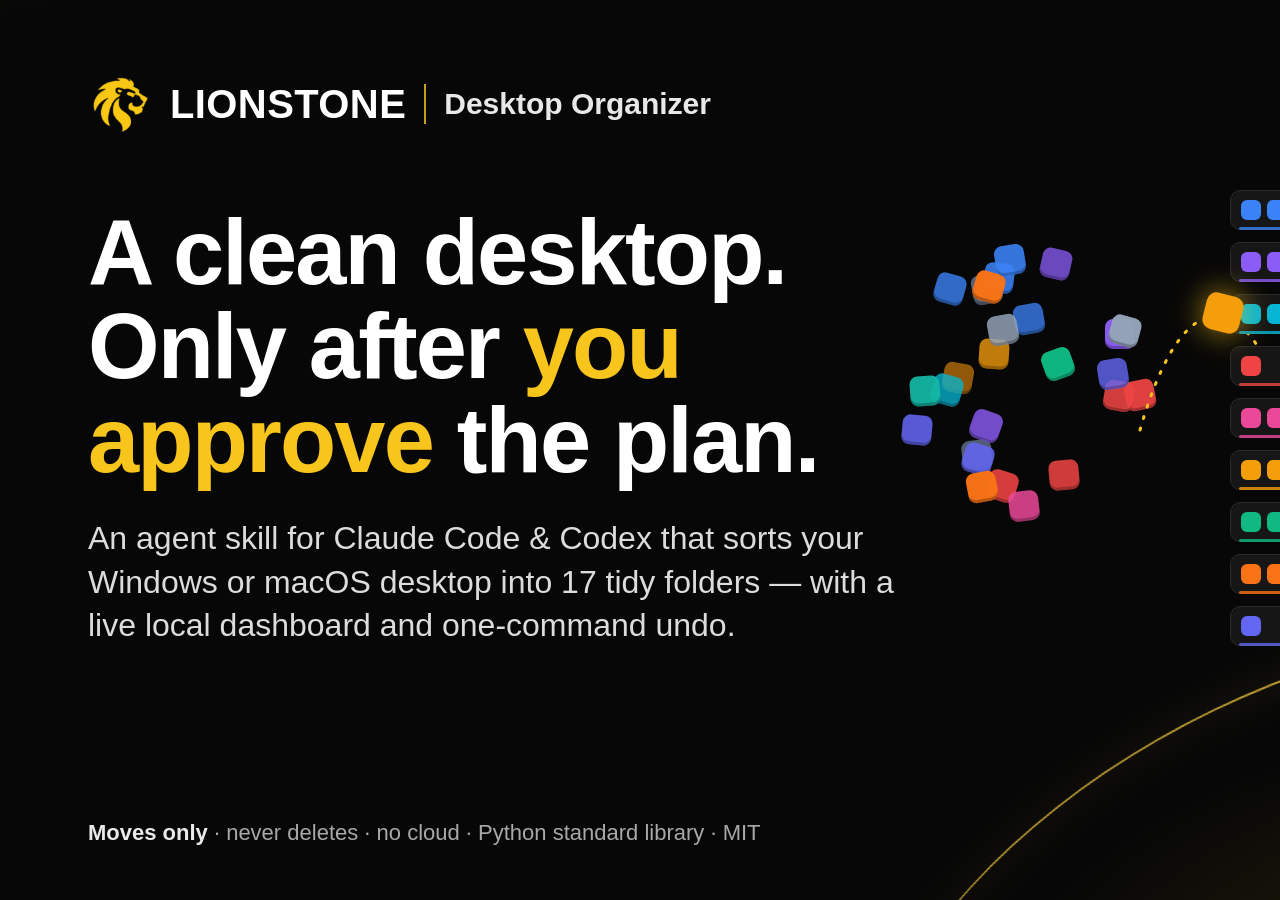
<file: docs/promo/src/promo.html>
<!doctype html>
<html lang="en">
<head>
<meta charset="utf-8">
<title>Desktop Organizer by Lionstone — promo</title>
<style>
  :root {
    --bg: #070707; --ink: #ffffff; --muted: #b9b9b9; --gold: #f8c51c; --gold2: #ffd84d;
    --card: #121212; --line: #262626;
  }
  * { box-sizing: border-box; margin: 0; }
  html, body { background: var(--bg); }
  body { font-family: "Segoe UI Variable Display", "Segoe UI", "SF Pro Display", -apple-system, "Helvetica Neue", Arial, sans-serif; color: var(--ink); }
  .slide { position: relative; width: 1600px; height: 900px; overflow: hidden; padding: 72px 88px; display: none; background: var(--bg); }
  .slide.on { display: block; }
  .slide.social { width: 1280px; height: 640px; padding: 56px 68px; }
  .glow::before {
    content: ""; position: absolute; inset: 0; pointer-events: none;
    background:
      radial-gradient(1200px 520px at 108% 112%, rgba(248, 197, 28, .20), transparent 60%),
      radial-gradient(700px 300px at -10% -20%, rgba(248, 197, 28, .07), transparent 70%);
  }
  .arc { position: absolute; right: -260px; bottom: -420px; width: 1300px; height: 900px; border-radius: 50%;
         border-top: 2px solid rgba(255, 210, 70, .75); filter: drop-shadow(0 0 14px rgba(248, 197, 28, .7)); transform: rotate(-18deg); }
  .brandrow { display: flex; align-items: center; gap: 18px; position: relative; }
  .brandrow img { width: 64px; height: 64px; }
  .brandrow .word { font-weight: 800; font-size: 40px; letter-spacing: .01em; }
  .brandrow .bar { width: 2px; height: 40px; background: var(--gold); opacity: .8; }
  .brandrow .prod { font-weight: 700; font-size: 30px; color: #e8e8e8; }
  h1 { font-weight: 800; font-size: 92px; line-height: 1.02; letter-spacing: -.02em; position: relative; }
  h1.mid { font-size: 76px; }
  .gold { color: var(--gold); }
  .sub { font-size: 32px; color: #dcdcdc; line-height: 1.35; position: relative; }
  .chips { display: flex; flex-wrap: wrap; gap: 12px; position: relative; }
  .chip { border: 1px solid #3a3a3a; border-radius: 999px; padding: 10px 20px; font-size: 22px; color: #e6e6e6; background: rgba(255,255,255,.03); }
  .chip b { color: var(--gold); font-weight: 700; }
  .rule { display: flex; align-items: center; gap: 26px; font-weight: 800; font-size: 40px; color: var(--gold); position: relative; }
  .rule::before, .rule::after { content: ""; height: 2px; width: 220px; background: linear-gradient(90deg, transparent, var(--gold)); }
  .rule::after { background: linear-gradient(90deg, var(--gold), transparent); }

  /* hero illustration */
  .scene { position: absolute; right: 70px; top: 190px; width: 640px; height: 560px; }
  .cloud { position: absolute; left: 0; top: 40px; width: 270px; height: 330px; }
  .b { position: absolute; width: 30px; height: 30px; border-radius: 8px; box-shadow: inset 0 -3px 0 rgba(0,0,0,.25); }
  .shelfcol { position: absolute; right: 0; top: 0; width: 300px; display: flex; flex-direction: column; gap: 12px; }
  .sh { height: 40px; border-radius: 10px; background: #161616; border: 1px solid #2a2a2a; display: flex; align-items: center; gap: 6px; padding: 0 10px; position: relative; }
  .sh::after { content: ""; position: absolute; left: 8px; right: 8px; bottom: -1px; height: 3px; border-radius: 3px; background: var(--c); opacity: .8; }
  .sh i { width: 20px; height: 20px; border-radius: 6px; background: var(--c); display: block; }
  .flight { position: absolute; left: 250px; top: 120px; width: 120px; height: 160px; }
  .flight svg { overflow: visible; }

  /* framed screenshot */
  .frame { position: absolute; border-radius: 22px; overflow: hidden; border: 1px solid #333;
           box-shadow: 0 0 0 6px rgba(248,197,28,.08), 0 30px 80px rgba(0,0,0,.6), 0 0 60px rgba(248,197,28,.18); background: #f6f7fb; }
  .frame img { display: block; width: 100%; }
  .label { position: absolute; font-size: 20px; font-weight: 700; color: #111; background: var(--gold); padding: 6px 14px; border-radius: 999px; }

  /* steps */
  .steps { position: relative; display: grid; grid-template-columns: repeat(5, 1fr); gap: 18px; }
  .step { background: var(--card); border: 1px solid var(--line); border-radius: 22px; padding: 26px 24px 28px; min-height: 330px; }
  .step .n { width: 46px; height: 46px; border-radius: 14px; background: var(--gold); color: #111; font-weight: 800; font-size: 24px; display: grid; place-items: center; }
  .step h3 { font-size: 30px; margin: 22px 0 12px; font-weight: 800; }
  .step p { font-size: 20px; line-height: 1.4; color: var(--muted); }
  .step code { font-family: Consolas, "SF Mono", monospace; color: var(--gold2); font-size: 18px; }
  .arrow { color: var(--gold); }

  /* safety grid */
  .grid { position: relative; display: grid; grid-template-columns: repeat(4, 1fr); gap: 16px; }
  .g { background: var(--card); border: 1px solid var(--line); border-radius: 20px; padding: 24px; min-height: 172px; }
  .g .ic { width: 40px; height: 40px; border-radius: 12px; border: 2px solid var(--gold); display: grid; place-items: center; color: var(--gold); font-weight: 800; font-size: 20px; }
  .g h4 { font-size: 23px; margin: 16px 0 6px; }
  .g p { font-size: 17px; color: var(--muted); line-height: 1.4; }

  .stack { display: flex; flex-direction: column; gap: 30px; position: relative; }
  .foot { position: absolute; left: 88px; bottom: 54px; font-size: 22px; color: #a8a8a8; }
  .foot b { color: #e9e9e9; font-weight: 600; }
</style>
</head>
<body>

<!-- 01 HERO -->
<section class="slide glow" id="hero">
  <div class="arc" style="right: -520px; bottom: -640px;"></div>
  <div class="stack" style="width: 860px">
    <div class="brandrow"><img src="lionstone-mark.png" alt=""><span class="word">LIONSTONE</span><span class="bar"></span><span class="prod">Desktop Organizer</span></div>
    <h1 style="margin-top: 40px">A clean desktop.<br>Only after <span class="gold">you</span><br><span class="gold">approve</span> the plan.</h1>
    <p class="sub">An agent skill for Claude Code &amp; Codex that sorts your Windows or macOS desktop into 17 tidy folders — with a live local dashboard and one-command undo.</p>
  </div>
  <div class="scene" id="scene"></div>
  <p class="foot"><b>Moves only</b> · never deletes · no cloud · Python standard library · MIT</p>
</section>

<!-- 02 DASHBOARD -->
<section class="slide glow" id="dashboard">
  <div class="stack" style="width: 560px">
    <div class="brandrow"><img src="lionstone-mark.png" alt=""><span class="word">LIONSTONE</span></div>
    <h1 class="mid" style="margin-top: 30px">Watch it<br>happen <span class="gold">live.</span></h1>
    <p class="sub" style="font-size: 27px">Files fly to their shelves over ~50 seconds. A box lands only after the move is <b class="gold">verified</b> on disk.</p>
    <div class="chips" style="margin-top: 6px">
      <span class="chip"><b>127.0.0.1</b> only</span>
      <span class="chip">Session key</span>
      <span class="chip">No names or paths</span>
      <span class="chip">Pause · Stop · Undo</span>
    </div>
  </div>
  <div class="frame" style="left: 650px; top: 80px; width: 900px;"><img src="../../images/dashboard-running-en.png" alt=""></div>
</section>

<!-- 03 FLOW -->
<section class="slide glow" id="flow">
  <div class="stack">
    <div class="brandrow"><img src="lionstone-mark.png" alt=""><span class="word">LIONSTONE</span><span class="bar"></span><span class="prod">How it works</span></div>
    <h1 class="mid" style="margin-top: 18px">Five steps. <span class="gold">One approval.</span></h1>
    <div class="steps" style="margin-top: 22px">
      <div class="step"><div class="n">1</div><h3>Detect</h3><p>Finds the <b>real</b> desktop — OneDrive redirects included. Asks you if anything is unclear.</p></div>
      <div class="step"><div class="n">2</div><h3>Plan</h3><p>Reads only the desktop root. 17 categories, SHA-256 duplicates, every skip explained.</p></div>
      <div class="step"><div class="n">3</div><h3>Approve</h3><p>Nothing moves until you write <code>Planı onaylıyorum</code> for that exact plan.</p></div>
      <div class="step"><div class="n">4</div><h3>Start</h3><p>You press <b>Start</b> on the local dashboard. Pause or stop at any time.</p></div>
      <div class="step"><div class="n">5</div><h3>Undo</h3><p>Every move is journaled and verified. One command puts it all back.</p></div>
    </div>
  </div>
</section>

<!-- 04 SAFETY -->
<section class="slide glow" id="safety">
  <div class="stack">
    <div class="brandrow"><img src="lionstone-mark.png" alt=""><span class="word">LIONSTONE</span><span class="bar"></span><span class="prod">Safety first</span></div>
    <h1 class="mid" style="margin-top: 18px">Moves only. <span class="gold">Never deletes.</span></h1>
    <div class="grid" style="margin-top: 22px">
      <div class="g"><div class="ic">✓</div><h4>No overwrites</h4><p>Same name in the target? It gets “ (2)”. Rename is atomic and refuses to replace.</p></div>
      <div class="g"><div class="ic">✓</div><h4>Folders untouched</h4><p>Existing folders, shortcuts, hidden and system files stay exactly where they are.</p></div>
      <div class="g"><div class="ic">✓</div><h4>Busy files skipped</h4><p>Changed in the last 15 min, still downloading, locked or cloud-only? Left alone.</p></div>
      <div class="g"><div class="ic">✓</div><h4>Same drive only</h4><p>No copy-then-delete fallback. If a safe move is impossible, the file is skipped.</p></div>
      <div class="g"><div class="ic">✓</div><h4>Plan is sealed</h4><p>Approval is bound to the plan’s SHA-256. Files that change after approval are not moved.</p></div>
      <div class="g"><div class="ic">✓</div><h4>Crash-safe journal</h4><p>Intent and result are written for every file, and reconciled after a crash.</p></div>
      <div class="g"><div class="ic">✓</div><h4>Careful undo</h4><p>Checks size, time, file id and fingerprint. An occupied spot is reported, not overwritten.</p></div>
      <div class="g"><div class="ic">✓</div><h4>Stays on your PC</h4><p>No API, no telemetry, no CDN. Nothing about your files leaves the computer.</p></div>
    </div>
  </div>
</section>

<!-- 05 BILINGUAL + RESUME -->
<section class="slide glow" id="bilingual">
  <div class="stack" style="width: 620px">
    <div class="brandrow"><img src="lionstone-mark.png" alt=""><span class="word">LIONSTONE</span></div>
    <h1 class="mid" style="margin-top: 30px">Türkçe <span class="gold">&amp;</span> English.<br>Picks up where<br>it <span class="gold">stopped.</span></h1>
    <p class="sub" style="font-size: 26px">Switch the dashboard language with one click. If a run is cut short — a crash, a closed laptop, a usage limit — reopen it and finish the same approved plan. Files already moved are never touched twice.</p>
  </div>
  <div class="frame" style="left: 760px; top: 70px; width: 700px;"><img src="../../images/dashboard-preview-tr.png" alt=""></div>
  <div class="frame" style="left: 860px; top: 400px; width: 700px;"><img src="../../images/dashboard-done-en.png" alt=""></div>
  <span class="label" style="left: 736px; top: 44px;">TR</span>
  <span class="label" style="left: 836px; top: 374px;">EN</span>
</section>

<!-- SOCIAL PREVIEW 1280x640 -->
<section class="slide social glow" id="social">
  <div class="arc" style="right: -380px; bottom: -520px;"></div>
  <div class="stack" style="gap: 22px; width: 600px">
    <div class="brandrow"><img src="lionstone-mark.png" alt="" style="width: 54px; height: 54px"><span class="word" style="font-size: 34px">LIONSTONE</span></div>
    <h1 style="font-size: 78px; margin-top: 14px">Desktop<br><span class="gold">Organizer</span></h1>
    <p class="sub" style="font-size: 25px">Tidy Windows &amp; macOS desktops with an AI agent — only after you approve the plan. Live dashboard. One-command undo.</p>
    <div class="chips"><span class="chip">Claude Code</span><span class="chip">Codex</span><span class="chip"><b>Never deletes</b></span></div>
  </div>
  <div class="scene" id="scene2" style="right: 30px; top: 110px; transform: scale(.74); transform-origin: right top;"></div>
</section>

<script>
  const COLORS = ['#3b82f6','#8b5cf6','#06b6d4','#ef4444','#ec4899','#f59e0b','#10b981','#f97316','#6366f1','#a16207','#64748b','#94a3b8','#14b8a6'];
  function scene(el) {
    let seed = 7; const r = () => (seed = (seed * 16807) % 2147483647) / 2147483647;
    const cloud = document.createElement('div'); cloud.className = 'cloud';
    for (let i = 0; i < 26; i++) {
      const b = document.createElement('div'); b.className = 'b';
      const a = r() * Math.PI * 2, d = Math.sqrt(r());
      b.style.left = `${120 + Math.cos(a) * d * 120}px`; b.style.top = `${150 + Math.sin(a) * d * 145}px`;
      b.style.background = COLORS[Math.floor(r() * COLORS.length)];
      b.style.transform = `rotate(${(r() - .5) * 40}deg)`; b.style.opacity = (0.75 + r() * .25).toFixed(2);
      cloud.appendChild(b);
    }
    const col = document.createElement('div'); col.className = 'shelfcol';
    const fill = [6, 2, 3, 0, 1, 5, 4, 2, 0, 3, 1, 0, 2];
    COLORS.slice(0, 9).forEach((c, i) => {
      const s = document.createElement('div'); s.className = 'sh'; s.style.setProperty('--c', c);
      for (let k = 0; k < fill[i] + 1; k++) s.appendChild(document.createElement('i'));
      col.appendChild(s);
    });
    const fl = document.createElement('div'); fl.className = 'flight';
    fl.innerHTML = `<svg width="120" height="160"><path d="M0 120 C 40 -20, 90 -10, 120 40" stroke="#f8c51c" stroke-width="3" fill="none" stroke-dasharray="2 10" stroke-linecap="round"/></svg>`;
    const fb = document.createElement('div'); fb.className = 'b';
    fb.style.cssText = 'left: 318px; top: 108px; background: #f59e0b; transform: rotate(14deg) scale(1.25); box-shadow: 0 0 24px rgba(248,197,28,.7)';
    el.append(cloud, fl, col, fb);
  }
  scene(document.getElementById('scene'));
  scene(document.getElementById('scene2'));
  const id = new URLSearchParams(location.search).get('s') || 'hero';
  document.getElementById(id).classList.add('on');
</script>
</body>
</html>
</file>
